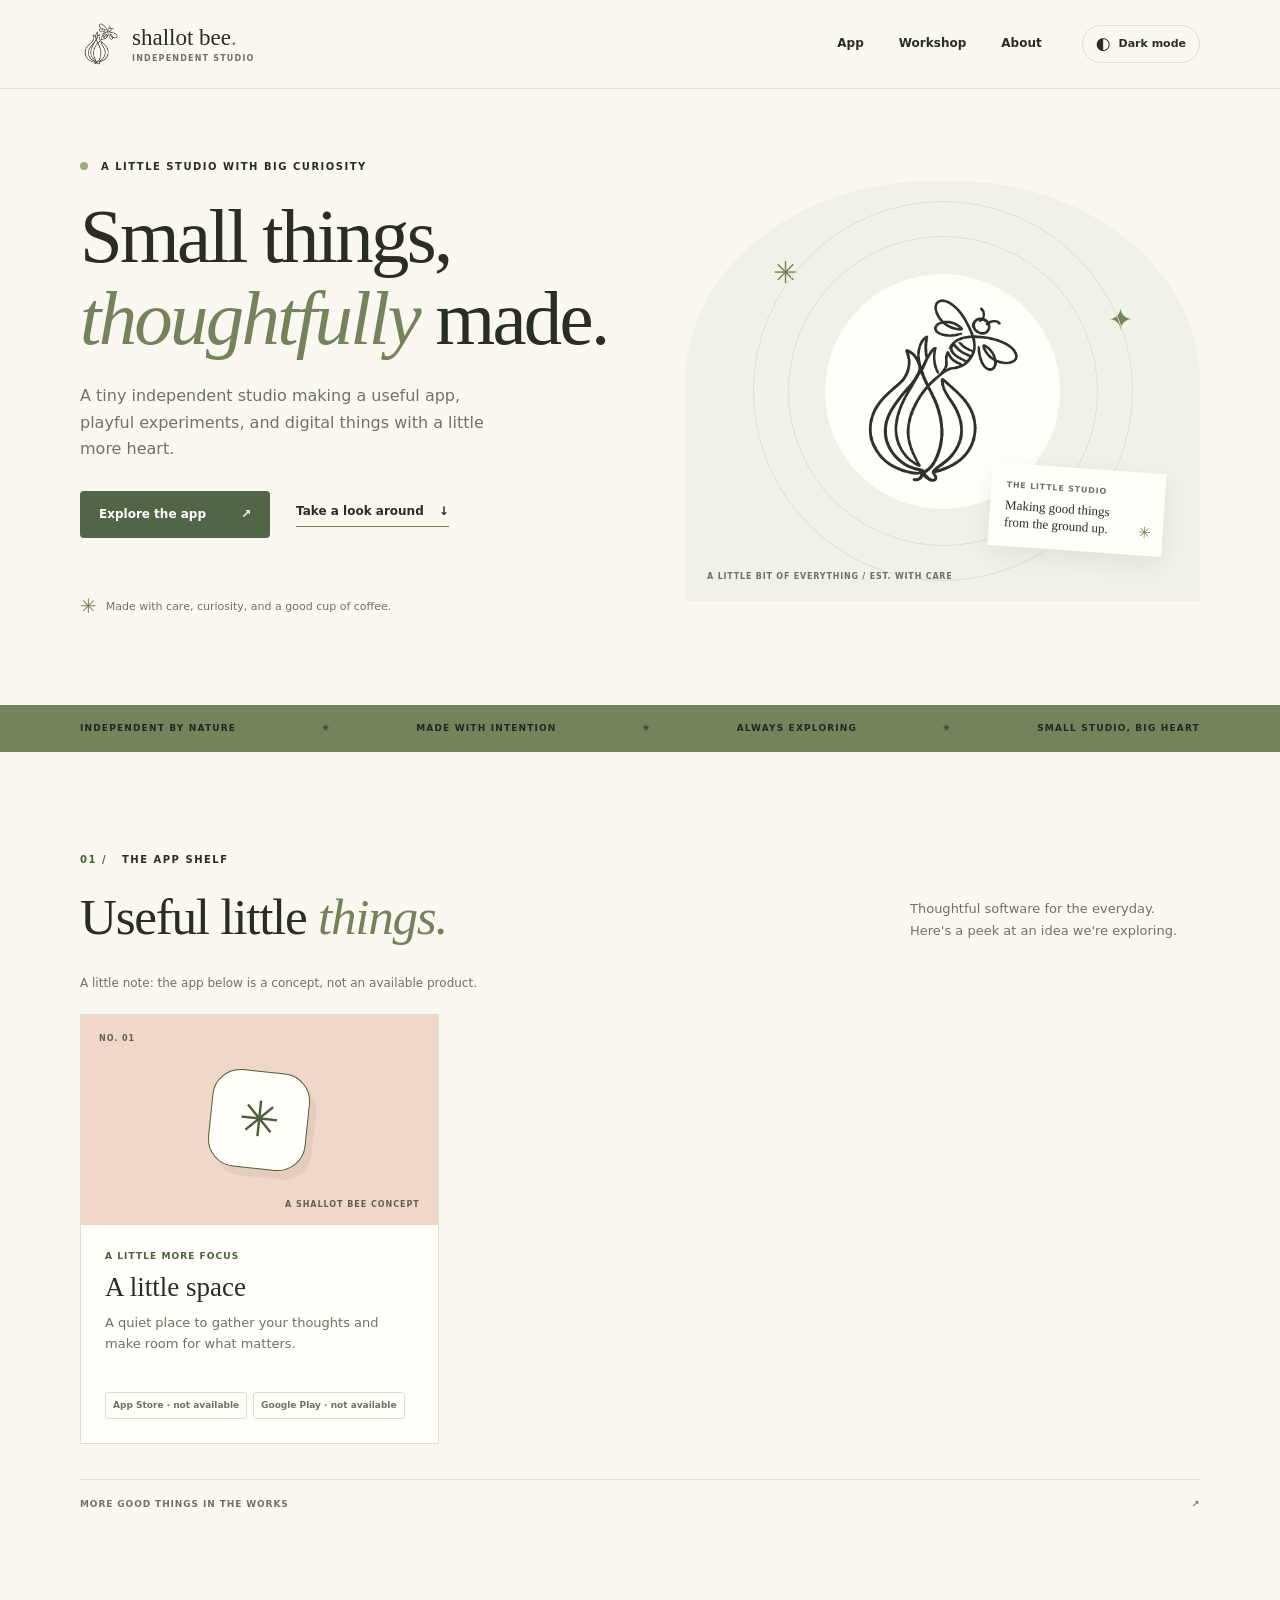
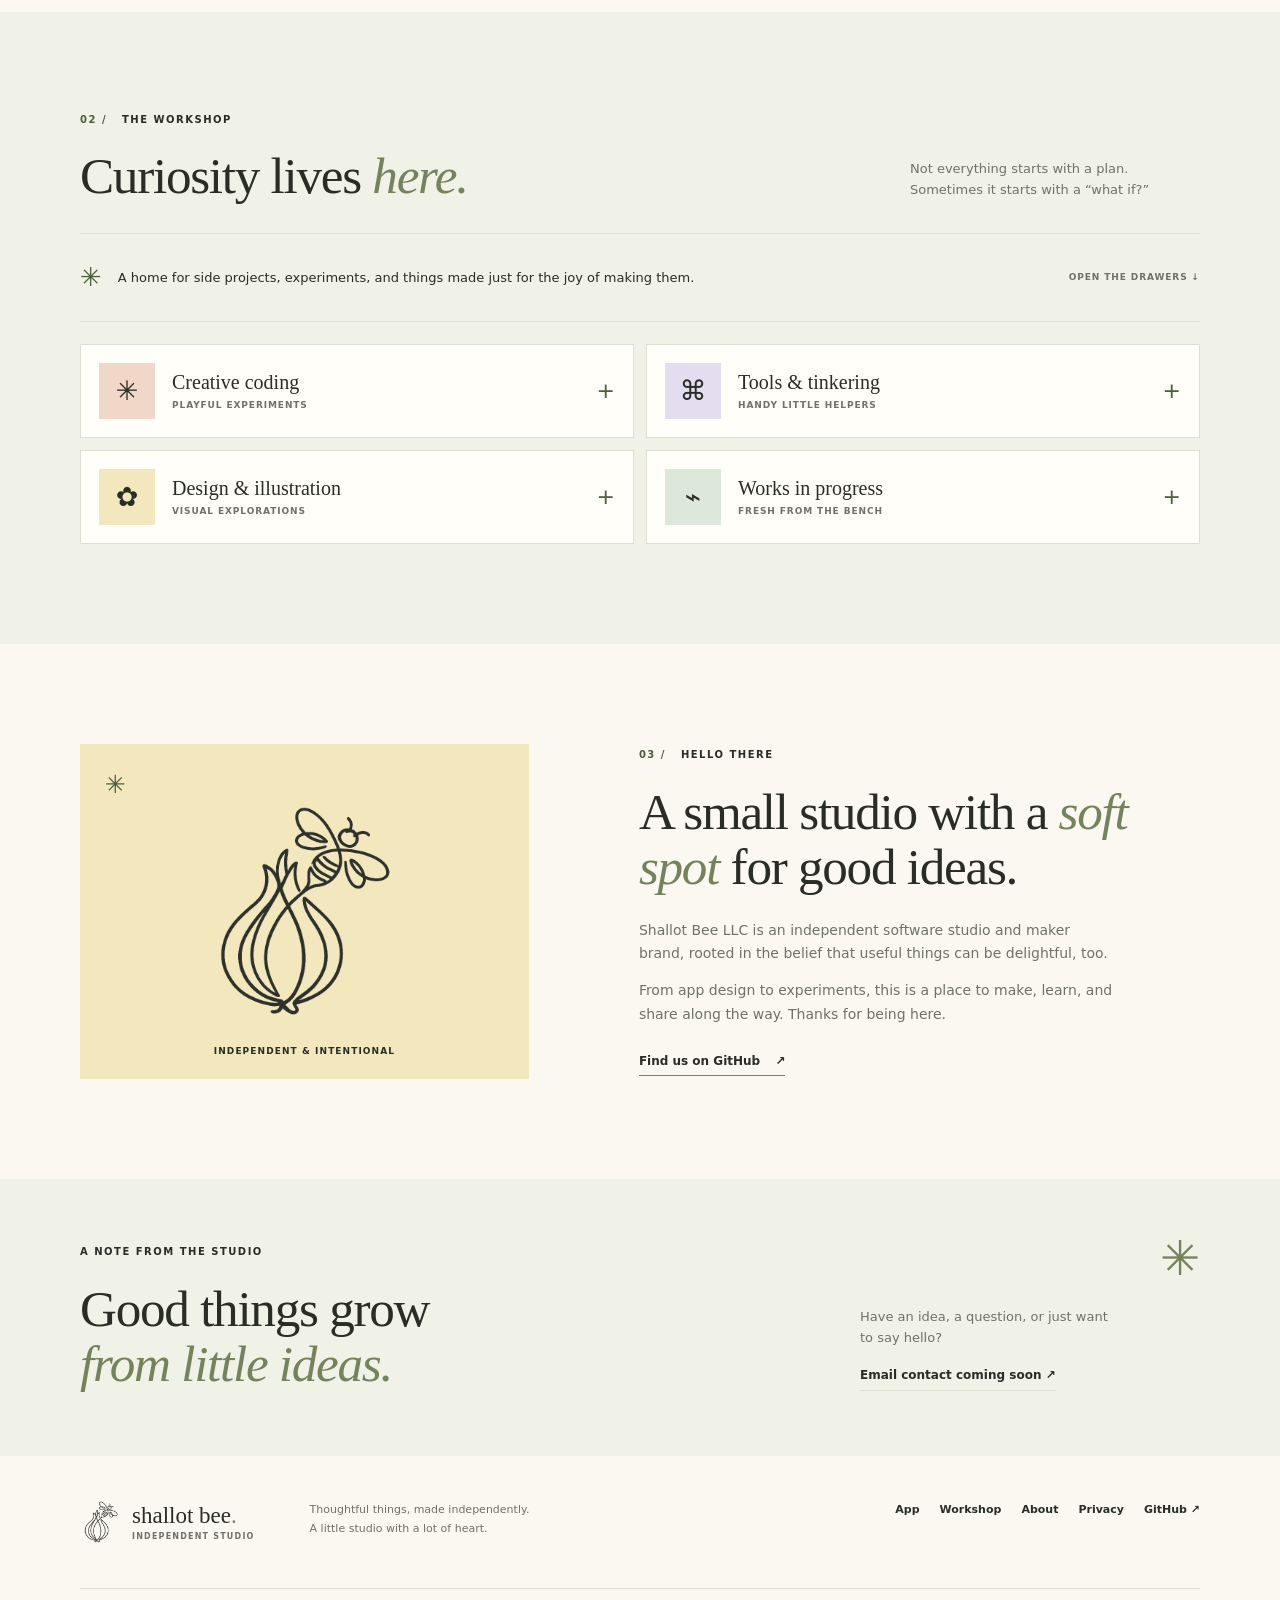
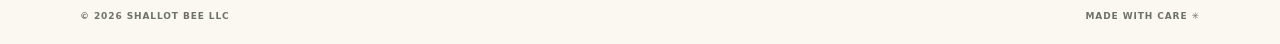
<file: index.html>
<!doctype html>
<html lang="en">
<head>
  <meta charset="utf-8">
  <meta name="viewport" content="width=device-width, initial-scale=1">
  <meta name="description" content="Shallot Bee is an independent software studio making thoughtful little things for everyday life.">
  <meta name="color-scheme" content="light dark">
  <title>Shallot Bee LLC — Small things, thoughtfully made</title>
  <link rel="icon" href="assets/logo.png">
  <link rel="stylesheet" href="css/styles.css">
  <script>
    try {
      const savedTheme = localStorage.getItem('shallot-bee-theme');
      if (savedTheme === 'light' || savedTheme === 'dark') document.documentElement.dataset.theme = savedTheme;
    } catch (error) {
      // The site remains usable when storage is unavailable.
    }
  </script>
  <script src="js/projects.js" defer></script>
  <script src="js/main.js" defer></script>
</head>
<body>
  <a class="skip-link" href="#main">Skip to content</a>
  <header class="site-header">
    <div class="container header-inner">
      <a class="brand" href="#top" aria-label="Shallot Bee, home">
        <img src="assets/logo.png" alt="" width="42" height="42">
        <span>shallot bee<span class="brand-dot">.</span><small>INDEPENDENT STUDIO</small></span>
      </a>
      <nav class="main-nav" aria-label="Main navigation">
        <a href="#apps">App</a>
        <a href="#workshop">Workshop</a>
        <a href="#about">About</a>
      </nav>
      <button class="theme-toggle" type="button" aria-label="Dark mode" aria-pressed="false">
        <span class="theme-icon" aria-hidden="true">◐</span><span class="theme-label">Dark mode</span>
      </button>
    </div>
  </header>

  <main id="main">
    <section class="hero container" id="top">
      <div class="hero-copy">
        <p class="eyebrow"><span class="status-dot"></span> A LITTLE STUDIO WITH BIG CURIOSITY</p>
        <h1>Small things,<br><em>thoughtfully</em> made.</h1>
        <p class="hero-description">A tiny independent studio making a useful app, playful experiments, and digital things with a little more heart.</p>
        <div class="hero-actions">
          <a class="button button-primary" href="#apps">Explore the app <span aria-hidden="true">↗</span></a>
          <a class="text-link" href="#workshop">Take a look around <span aria-hidden="true">↓</span></a>
        </div>
        <div class="hero-note"><span class="note-icon" aria-hidden="true">✳</span> Made with care, curiosity, and a good cup of coffee.</div>
      </div>
      <div class="hero-art" aria-hidden="true">
        <span class="art-spark art-spark-one">✳</span>
        <span class="art-spark art-spark-two">✦</span>
        <div class="art-orbit orbit-one"></div>
        <div class="art-orbit orbit-two"></div>
        <div class="logo-disc"><img src="assets/logo.png" alt=""></div>
        <div class="art-label"><span>THE LITTLE STUDIO</span><strong>Making good things<br>from the ground up.</strong><span class="art-label-star">✳</span></div>
        <span class="art-caption">A LITTLE BIT OF EVERYTHING / EST. WITH CARE</span>
      </div>
    </section>

    <div class="ticker" aria-hidden="true"><div class="container ticker-inner"><span>INDEPENDENT BY NATURE</span><span>✳</span><span>MADE WITH INTENTION</span><span>✳</span><span>ALWAYS EXPLORING</span><span>✳</span><span>SMALL STUDIO, BIG HEART</span></div></div>

    <section class="section container" id="apps">
      <div class="section-heading">
        <div><p class="eyebrow"><span class="section-number">01 /</span> THE APP SHELF</p><h2>Useful little <em>things.</em></h2></div>
        <p>Thoughtful software for the everyday. Here's a peek at an idea we're exploring.</p>
      </div>
      <p class="sample-notice">A little note: the app below is a concept, not an available product.</p>
      <div class="project-grid" id="project-grid">
        <noscript><p>Enable JavaScript to see the sample app concept.</p></noscript>
      </div>
      <div class="section-end"><span>MORE GOOD THINGS IN THE WORKS</span><span aria-hidden="true">↗</span></div>
    </section>

    <section class="workshop-section" id="workshop">
      <div class="container section">
        <div class="section-heading">
          <div><p class="eyebrow"><span class="section-number">02 /</span> THE WORKSHOP</p><h2>Curiosity lives <em>here.</em></h2></div>
          <p>Not everything starts with a plan. Sometimes it starts with a “what if?”</p>
        </div>
        <div class="workshop-intro"><span class="workshop-intro-icon" aria-hidden="true">✳</span><p>A home for side projects, experiments, and things made just for the joy of making them.</p><span>OPEN THE DRAWERS ↓</span></div>
        <div class="workshop-grid">
          <details class="workshop-card"><summary><span class="workshop-icon peach" aria-hidden="true">✳</span><span class="workshop-title">Creative coding<small>PLAYFUL EXPERIMENTS</small></span><span class="expand-icon" aria-hidden="true">+</span></summary><p>Small explorations in code, interaction, and generative ideas. A place to try something new just to see what happens.</p></details>
          <details class="workshop-card"><summary><span class="workshop-icon lavender" aria-hidden="true">⌘</span><span class="workshop-title">Tools &amp; tinkering<small>HANDY LITTLE HELPERS</small></span><span class="expand-icon" aria-hidden="true">+</span></summary><p>Practical experiments and little utilities inspired by the everyday problems worth making a bit easier.</p></details>
          <details class="workshop-card"><summary><span class="workshop-icon yellow" aria-hidden="true">✿</span><span class="workshop-title">Design &amp; illustration<small>VISUAL EXPLORATIONS</small></span><span class="expand-icon" aria-hidden="true">+</span></summary><p>Sketches, visual ideas, and design studies that celebrate simplicity, character, and the imperfect process.</p></details>
          <details class="workshop-card"><summary><span class="workshop-icon mint" aria-hidden="true">⌁</span><span class="workshop-title">Works in progress<small>FRESH FROM THE BENCH</small></span><span class="expand-icon" aria-hidden="true">+</span></summary><p>Early ideas and unfinished experiments. Nothing here is a promise of a future release, just room to explore.</p></details>
        </div>
      </div>
    </section>

    <section class="about-section container section" id="about">
      <div class="about-mark" aria-hidden="true"><span>✳</span><img src="assets/logo.png" alt=""><small>INDEPENDENT &amp; INTENTIONAL</small></div>
      <div class="about-copy"><p class="eyebrow"><span class="section-number">03 /</span> HELLO THERE</p><h2>A small studio with a <em>soft spot</em> for good ideas.</h2><p>Shallot Bee LLC is an independent software studio and maker brand, rooted in the belief that useful things can be delightful, too.</p><p>From app design to experiments, this is a place to make, learn, and share along the way. Thanks for being here.</p><a class="text-link" href="https://github.com/grdwish">Find us on GitHub <span aria-hidden="true">↗</span></a></div>
    </section>

    <section class="contact-band"><div class="container contact-inner"><div><p class="eyebrow">A NOTE FROM THE STUDIO</p><h2>Good things grow<br><em>from little ideas.</em></h2></div><div><p>Have an idea, a question, or just want to say hello?</p><span class="contact-placeholder">Email contact coming soon <span aria-hidden="true">↗</span></span></div><span class="contact-flower" aria-hidden="true">✳</span></div></section>
  </main>
  <footer class="site-footer"><div class="container footer-main"><a class="brand" href="#top"><img src="assets/logo.png" alt="" width="42" height="42"><span>shallot bee<span class="brand-dot">.</span><small>INDEPENDENT STUDIO</small></span></a><p>Thoughtful things, made independently.<br>A little studio with a lot of heart.</p><div class="footer-links"><a href="#apps">App</a><a href="#workshop">Workshop</a><a href="#about">About</a><a href="privacy.html">Privacy</a><a href="https://github.com/grdwish">GitHub ↗</a></div></div><div class="container footer-bottom"><span>© <span id="year">2026</span> SHALLOT BEE LLC</span><span>MADE WITH CARE <span aria-hidden="true">✳</span></span></div></footer>
</body>
</html>
</file>
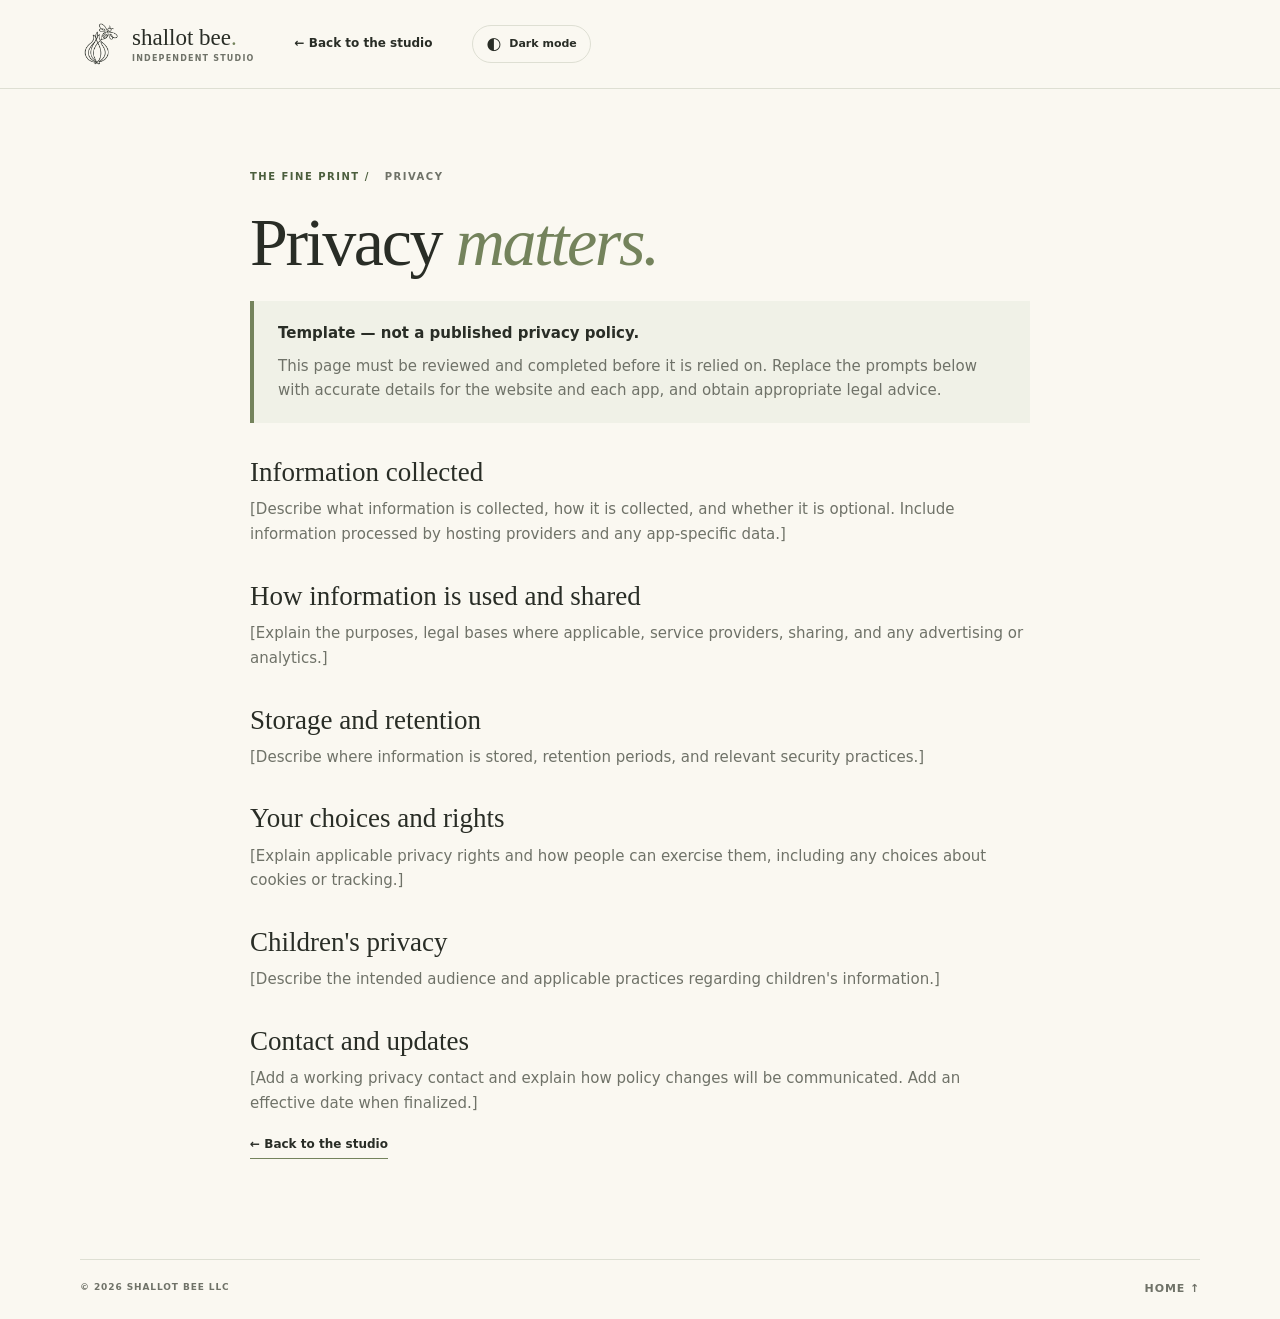
<file: privacy.html>
<!doctype html>
<html lang="en">
<head>
  <meta charset="utf-8">
  <meta name="viewport" content="width=device-width, initial-scale=1">
  <meta name="color-scheme" content="light dark">
  <meta name="description" content="Privacy policy template for Shallot Bee LLC.">
  <title>Privacy — Shallot Bee LLC</title>
  <link rel="icon" href="assets/logo.png">
  <link rel="stylesheet" href="css/styles.css">
  <script>
    try {
      const savedTheme = localStorage.getItem('shallot-bee-theme');
      if (savedTheme === 'light' || savedTheme === 'dark') document.documentElement.dataset.theme = savedTheme;
    } catch (error) {
      // The site remains usable when storage is unavailable.
    }
  </script>
  <script src="js/main.js" defer></script>
</head>
<body>
  <a class="skip-link" href="#main">Skip to content</a>
  <header class="site-header"><div class="container header-inner"><a class="brand" href="index.html"><img src="assets/logo.png" alt="" width="42" height="42"><span>shallot bee<span class="brand-dot">.</span><small>INDEPENDENT STUDIO</small></span></a><a class="back-link" href="index.html">← Back to the studio</a><button class="theme-toggle" type="button" aria-label="Dark mode" aria-pressed="false"><span class="theme-icon" aria-hidden="true">◐</span><span class="theme-label">Dark mode</span></button></div></header>
  <main class="container privacy-content" id="main">
    <p class="eyebrow"><span class="section-number">THE FINE PRINT /</span> PRIVACY</p>
    <h1>Privacy <em>matters.</em></h1>
    <div class="privacy-notice"><strong>Template — not a published privacy policy.</strong><p>This page must be reviewed and completed before it is relied on. Replace the prompts below with accurate details for the website and each app, and obtain appropriate legal advice.</p></div>
    <h2>Information collected</h2><p>[Describe what information is collected, how it is collected, and whether it is optional. Include information processed by hosting providers and any app-specific data.]</p>
    <h2>How information is used and shared</h2><p>[Explain the purposes, legal bases where applicable, service providers, sharing, and any advertising or analytics.]</p>
    <h2>Storage and retention</h2><p>[Describe where information is stored, retention periods, and relevant security practices.]</p>
    <h2>Your choices and rights</h2><p>[Explain applicable privacy rights and how people can exercise them, including any choices about cookies or tracking.]</p>
    <h2>Children's privacy</h2><p>[Describe the intended audience and applicable practices regarding children's information.]</p>
    <h2>Contact and updates</h2><p>[Add a working privacy contact and explain how policy changes will be communicated. Add an effective date when finalized.]</p>
    <a class="text-link" href="index.html">← Back to the studio</a>
  </main>
  <footer class="site-footer"><div class="container footer-bottom"><span>© <span id="year">2026</span> SHALLOT BEE LLC</span><a href="index.html">HOME ↑</a></div></footer>
</body>
</html>
</file>
<file: css/styles.css>
:root {
  color-scheme: light;
  --background: #faf8f1;
  --surface: #fffef9;
  --ink: #292d26;
  --muted: #6f7268;
  --line: #dedfd3;
  --accent: #74835c;
  --accent-dark: #4b5e3d;
  --soft: #f0f1e7;
  --peach: #f0d7c7;
  --lavender: #e3ddef;
  --mint: #dce8d9;
  --yellow: #f3e7bd;
}

@media (prefers-color-scheme: dark) {
  :root:not([data-theme]) {
    color-scheme: dark;
    --background: #20241f; --surface: #292e27; --ink: #f3f1e7; --muted: #b7bcae;
    --line: #474f42; --accent: #b6c798; --accent-dark: #d0dfb8; --soft: #30382d;
    --peach: #674b40; --lavender: #50495f; --mint: #435749; --yellow: #60573c;
  }
}
:root[data-theme="dark"] {
  color-scheme: dark;
  --background: #20241f; --surface: #292e27; --ink: #f3f1e7; --muted: #b7bcae;
  --line: #474f42; --accent: #b6c798; --accent-dark: #d0dfb8; --soft: #30382d;
  --peach: #674b40; --lavender: #50495f; --mint: #435749; --yellow: #60573c;
}

* { box-sizing: border-box; }
html { scroll-behavior: smooth; }
body { margin: 0; background: var(--background); color: var(--ink); font-family: system-ui, sans-serif; font-size: 15px; line-height: 1.65; }
a { color: inherit; }
button { font: inherit; }
img { display: block; max-width: 100%; }
:focus-visible { outline: 3px solid #d79150; outline-offset: 4px; }
.skip-link { position: fixed; z-index: 20; top: 8px; left: 8px; transform: translateY(-160%); padding: 8px 14px; background: var(--ink); color: var(--background); }
.skip-link:focus { transform: translateY(0); }
.container { width: min(1120px, calc(100% - 64px)); margin-inline: auto; }
.site-header { border-bottom: 1px solid var(--line); }
.header-inner { min-height: 88px; display: flex; align-items: center; gap: 40px; }
.brand { display: inline-flex; align-items: center; gap: 10px; text-decoration: none; line-height: 1; font-family: Georgia, serif; font-size: 23px; white-space: nowrap; }
.brand img { width: 42px; height: 42px; object-fit: contain; }
.brand-dot { color: var(--accent); }
.brand small { display: block; margin-top: 6px; font: 700 8px/1 system-ui, sans-serif; letter-spacing: .15em; color: var(--muted); }
.main-nav { display: flex; align-items: center; justify-content: center; gap: 35px; margin-left: auto; }
.main-nav a, .back-link { text-decoration: none; font-size: 12px; font-weight: 700; }
.main-nav a:hover, .footer-links a:hover, .back-link:hover { color: var(--accent-dark); }
.theme-toggle { display: inline-flex; align-items: center; gap: 8px; padding: 9px 13px; border: 1px solid var(--line); border-radius: 30px; background: transparent; color: var(--ink); cursor: pointer; font-size: 11px; font-weight: 700; white-space: nowrap; }
.theme-toggle:hover { background: var(--soft); }
.theme-icon { font-size: 17px; line-height: 1; }
.hero { min-height: 570px; display: grid; grid-template-columns: 1.05fr .95fr; align-items: center; gap: 36px; padding-block: 70px 82px; }
.eyebrow { margin: 0 0 20px; font-size: 10px; font-weight: 700; letter-spacing: .15em; }
.status-dot { display: inline-block; width: 8px; height: 8px; margin-right: 8px; border-radius: 50%; background: #9bab7c; }
h1, h2, h3, p { margin-top: 0; }
h1, h2, h3 { font-family: Georgia, serif; font-weight: 400; line-height: 1.08; }
h1 { margin-bottom: 22px; font-size: clamp(52px, 6vw, 78px); letter-spacing: -.035em; }
h1 em, h2 em { color: var(--accent); font-weight: 400; }
.hero-description { max-width: 430px; margin-bottom: 28px; color: var(--muted); font-size: 16px; }
.hero-actions { display: flex; align-items: center; flex-wrap: wrap; gap: 26px; }
.button { display: inline-flex; align-items: center; gap: 35px; padding: 14px 19px; border-radius: 4px; text-decoration: none; font-size: 12px; font-weight: 700; }
.button-primary { background: #526647; color: #fff; }
.button-primary:hover { background: #394d31; }
.text-link { display: inline-flex; align-items: center; gap: 15px; text-decoration: none; font-size: 12px; font-weight: 700; border-bottom: 1px solid var(--accent); padding-bottom: 4px; }
.text-link:hover { color: var(--accent-dark); }
.hero-note { display: flex; align-items: center; gap: 9px; margin-top: 52px; color: var(--muted); font-size: 11px; }
.note-icon { color: var(--accent); font-size: 20px; }
.hero-art { position: relative; min-height: 420px; display: grid; place-items: center; overflow: hidden; background: var(--soft); border-radius: 48% 48% 3px 3px; }
.logo-disc { z-index: 1; width: 235px; height: 235px; display: grid; place-items: center; border-radius: 50%; background: var(--surface); }
.logo-disc img { width: 66%; }
.art-orbit { position: absolute; width: 310px; height: 310px; border: 1px solid var(--line); border-radius: 50%; }
.orbit-two { width: 380px; height: 380px; }
.art-spark { position: absolute; color: var(--accent); font-size: 30px; }
.art-spark-one { top: 16%; left: 17%; }.art-spark-two { top: 27%; right: 13%; }
.art-label { position: absolute; z-index: 2; right: 7%; bottom: 12%; width: 174px; padding: 15px; background: var(--surface); box-shadow: 0 8px 25px #20241f12; transform: rotate(4deg); }
.art-label span:first-child { display: block; color: var(--muted); font-size: 8px; font-weight: 700; letter-spacing: .1em; }
.art-label strong { display: block; margin-top: 6px; font-family: Georgia, serif; font-size: 13px; line-height: 1.3; font-weight: 400; }
.art-label-star { position: absolute; right: 12px; bottom: 10px; color: var(--accent); }
.art-caption { position: absolute; left: 22px; bottom: 18px; color: var(--muted); font-size: 8px; font-weight: 700; letter-spacing: .1em; }
.ticker { background: var(--accent); color: #20291d; }
.ticker-inner { min-height: 47px; display: flex; justify-content: space-between; align-items: center; gap: 15px; font-size: 9px; font-weight: 700; letter-spacing: .13em; }
.section { padding-block: 100px; }
.section-heading { display: flex; justify-content: space-between; align-items: end; gap: 40px; margin-bottom: 30px; }
.section-heading h2, .about-copy h2, .contact-inner h2 { margin: 0; font-size: clamp(38px, 4vw, 52px); letter-spacing: -.025em; }
.section-heading > p { max-width: 290px; margin-bottom: 3px; color: var(--muted); font-size: 13px; }
.section-number { color: var(--accent-dark); margin-right: 10px; }
.sample-notice { margin-bottom: 20px; color: var(--muted); font-size: 12px; }
.project-grid { display: grid; grid-template-columns: repeat(3, 1fr); gap: 22px; }
.project-card { min-width: 0; background: var(--surface); border: 1px solid var(--line); }
.project-art { position: relative; min-height: 210px; display: grid; place-items: center; overflow: hidden; }
.peach { background: var(--peach); }.lavender { background: var(--lavender); }.mint { background: var(--mint); }.yellow { background: var(--yellow); }
.project-art-number, .project-art-caption { position: absolute; color: var(--ink); font-size: 8px; font-weight: 700; letter-spacing: .12em; opacity: .7; }
.project-art-number { top: 17px; left: 18px; }.project-art-caption { bottom: 14px; right: 18px; }
.project-symbol { width: 98px; height: 98px; display: grid; place-items: center; border: 1px solid currentColor; border-radius: 28px; background: var(--surface); color: var(--accent-dark); font-family: Georgia, serif; font-size: 49px; box-shadow: 7px 8px 0 #0000000c; transform: rotate(-6deg); }
.project-card:nth-child(2) .project-symbol { transform: rotate(6deg); }.project-card:nth-child(3) .project-symbol { border-radius: 50%; }
.project-body { padding: 24px; }
.project-category { margin-bottom: 9px; color: var(--accent-dark); font-size: 9px; font-weight: 700; letter-spacing: .12em; }
.project-body h3 { margin-bottom: 10px; font-size: 27px; }.project-description { min-height: 67px; color: var(--muted); font-size: 13px; }
.store-badges { display: flex; flex-wrap: wrap; gap: 6px; }.store-badge { padding: 5px 7px; border: 1px solid var(--line); border-radius: 3px; color: var(--muted); font-size: 9px; font-weight: 700; }
.section-end { display: flex; justify-content: space-between; margin-top: 35px; padding-top: 17px; border-top: 1px solid var(--line); color: var(--muted); font-size: 9px; font-weight: 700; letter-spacing: .1em; }
.workshop-section { background: var(--soft); }.workshop-intro { display: flex; align-items: center; gap: 16px; padding: 22px 0; border-top: 1px solid var(--line); border-bottom: 1px solid var(--line); }.workshop-intro-icon { font-size: 26px; color: var(--accent-dark); }.workshop-intro p { margin: 0; font-size: 13px; }.workshop-intro > span:last-child { margin-left: auto; white-space: nowrap; color: var(--muted); font-size: 9px; font-weight: 700; letter-spacing: .1em; }
.workshop-grid { display: grid; grid-template-columns: repeat(2, 1fr); gap: 12px; margin-top: 22px; align-items: start; }.workshop-card { background: var(--surface); border: 1px solid var(--line); }.workshop-card summary { display: flex; align-items: center; gap: 17px; padding: 18px; cursor: pointer; list-style: none; }.workshop-card summary::-webkit-details-marker { display: none; }.workshop-icon { display: grid; place-items: center; flex: 0 0 56px; height: 56px; font-size: 27px; }.workshop-title { font-family: Georgia, serif; font-size: 20px; line-height: 1.2; }.workshop-title small { display: block; margin-top: 6px; color: var(--muted); font: 700 9px/1.3 system-ui, sans-serif; letter-spacing: .1em; }.expand-icon { margin-left: auto; font-size: 22px; color: var(--accent-dark); }.workshop-card[open] .expand-icon { transform: rotate(45deg); }.workshop-card > p { margin: 0; padding: 0 20px 20px 91px; color: var(--muted); font-size: 13px; }
.about-section { display: grid; grid-template-columns: .8fr 1fr; gap: 110px; align-items: center; }.about-mark { min-height: 335px; position: relative; display: grid; place-items: center; background: var(--yellow); }.about-mark img { width: 175px; }.about-mark > span { position: absolute; top: 20px; left: 25px; color: var(--accent-dark); font-size: 25px; }.about-mark small { position: absolute; bottom: 20px; font-size: 9px; font-weight: 700; letter-spacing: .12em; }.about-copy h2 { max-width: 510px; margin-bottom: 25px; }.about-copy > p:not(.eyebrow) { max-width: 480px; color: var(--muted); font-size: 14px; }.about-copy .text-link { margin-top: 12px; }
.contact-band { background: var(--soft); }.contact-inner { position: relative; display: flex; align-items: end; justify-content: space-between; gap: 30px; padding-block: 65px; }.contact-inner > div:nth-child(2) { max-width: 260px; margin-right: 80px; }.contact-inner p:not(.eyebrow) { color: var(--muted); font-size: 13px; }.contact-placeholder { display: inline-block; border-bottom: 1px solid var(--line); padding-bottom: 5px; font-size: 12px; font-weight: 700; }.contact-flower { position: absolute; right: 0; top: 40px; color: var(--accent); font-size: 48px; }
.site-footer { background: var(--background); }.footer-main { display: flex; align-items: start; gap: 55px; padding-block: 45px; }.footer-main > p { margin: 0; color: var(--muted); font-size: 11px; }.footer-links { display: flex; flex-wrap: wrap; gap: 20px; margin-left: auto; }.footer-links a, .footer-bottom a { text-decoration: none; font-size: 11px; font-weight: 700; }.footer-bottom { display: flex; justify-content: space-between; gap: 20px; border-top: 1px solid var(--line); padding-block: 20px; color: var(--muted); font-size: 9px; font-weight: 700; letter-spacing: .1em; }
.privacy-content { max-width: 780px; min-height: 70vh; padding-block: 80px 100px; }.privacy-content h1 { font-size: clamp(46px, 6vw, 68px); }.privacy-content h2 { margin: 35px 0 10px; font-size: 27px; }.privacy-content p { color: var(--muted); }.privacy-notice { padding: 20px 24px; border-left: 4px solid var(--accent); background: var(--soft); }.privacy-notice p { margin: 8px 0 0; }
:root[data-theme="dark"] .brand img, :root[data-theme="dark"] .logo-disc img, :root[data-theme="dark"] .about-mark img { filter: invert(1); }
@media (prefers-color-scheme: dark) { :root:not([data-theme]) .brand img, :root:not([data-theme]) .logo-disc img, :root:not([data-theme]) .about-mark img { filter: invert(1); } }
@media (max-width: 760px) {
  .container { width: min(100% - 36px, 560px); }.header-inner { min-height: 74px; gap: 15px; flex-wrap: wrap; padding-block: 14px; }.brand { font-size: 20px; }.brand img { width: 36px; height: 36px; }.main-nav { order: 3; width: 100%; justify-content: flex-start; gap: 28px; margin: 0; }.theme-toggle { margin-left: auto; }.back-link { margin-left: auto; }.back-link + .theme-toggle { margin-left: 0; }
  .hero { grid-template-columns: 1fr; padding-block: 60px; gap: 45px; }.hero-note { margin-top: 30px; }.hero-art { min-height: 360px; }.ticker-inner { flex-wrap: wrap; justify-content: center; padding-block: 12px; gap: 7px 14px; }.section { padding-block: 70px; }.section-heading { display: block; }.section-heading > p { margin-top: 18px; }.project-grid { grid-template-columns: 1fr; }.project-description { min-height: 0; }.project-art { min-height: 190px; }.workshop-grid { grid-template-columns: 1fr; }.workshop-intro > span:last-child { display: none; }.about-section { grid-template-columns: 1fr; gap: 35px; }.about-mark { min-height: 280px; }.contact-inner { display: block; }.contact-inner > div:nth-child(2) { margin: 25px 0 0; }.contact-flower { top: 45px; }.footer-main { flex-wrap: wrap; gap: 25px; }.footer-main > p { width: 100%; }.footer-links { margin-left: 0; }.privacy-content { padding-block: 55px 70px; }
}
@media (max-width: 370px) { .theme-label { display: none; }.workshop-card > p { padding-left: 20px; }.contact-flower { display: none; } }
@media (prefers-reduced-motion: reduce) { html { scroll-behavior: auto; } }
</file>
